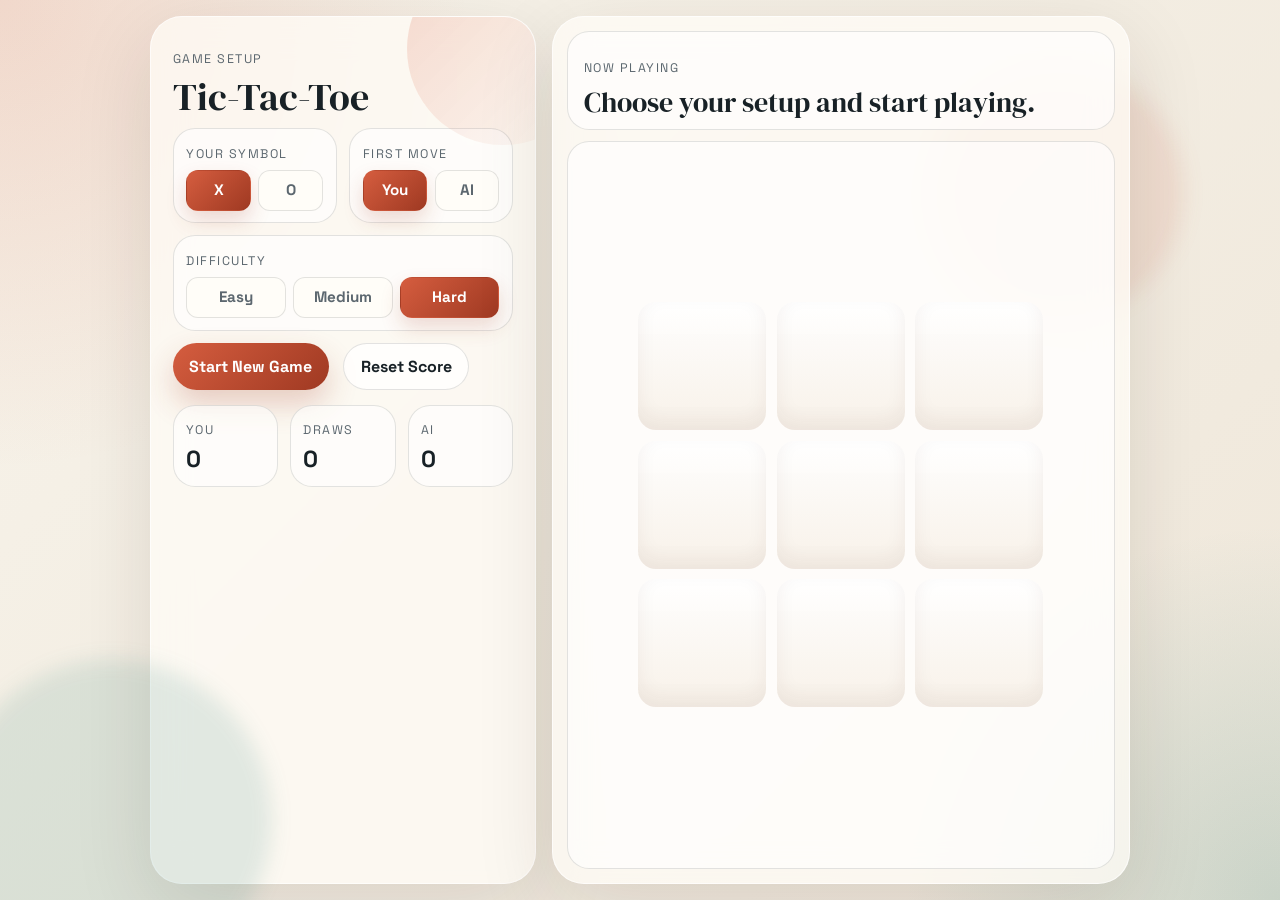
<file: tic-tac-toe-ai/index.html>
<!DOCTYPE html>
<html lang="en">
<head>
  <meta charset="UTF-8">
  <meta name="viewport" content="width=device-width, initial-scale=1.0">
  <title>Tic-Tac-Toe AI</title>
  <link rel="preconnect" href="https://fonts.googleapis.com">
  <link rel="preconnect" href="https://fonts.gstatic.com" crossorigin>
  <link href="https://fonts.googleapis.com/css2?family=Space+Grotesk:wght@400;500;700&family=DM+Serif+Display:ital@0;1&display=swap" rel="stylesheet">
  <link rel="stylesheet" href="styles.css">
</head>
<body>
  <main class="app-shell">
    <section class="hero-panel">
      <p class="eyebrow">Game Setup</p>
      <h1>Tic-Tac-Toe</h1>

      <div class="control-grid">
        <div class="control-card">
          <span class="control-label">Your symbol</span>
          <div id="symbol-picker" class="option-picker" role="group" aria-label="Your symbol">
            <button type="button" class="option-chip active" data-symbol="X">X</button>
            <button type="button" class="option-chip" data-symbol="O">O</button>
          </div>
        </div>

        <div class="control-card">
          <span class="control-label">First move</span>
          <div id="turn-picker" class="option-picker" role="group" aria-label="First move">
            <button type="button" class="option-chip active" data-turn="human">You</button>
            <button type="button" class="option-chip" data-turn="ai">AI</button>
          </div>
        </div>

        <div class="control-card">
          <span class="control-label">Difficulty</span>
          <div id="difficulty-picker" class="difficulty-picker" role="group" aria-label="Difficulty">
            <button type="button" class="difficulty-chip" data-difficulty="easy">Easy</button>
            <button type="button" class="difficulty-chip" data-difficulty="medium">Medium</button>
            <button type="button" class="difficulty-chip active" data-difficulty="hard">Hard</button>
          </div>
        </div>
      </div>

      <div class="action-row">
        <button id="new-game" class="primary-button">Start New Game</button>
        <button id="reset-score" class="ghost-button">Reset Score</button>
      </div>

      <div class="scoreboard" aria-label="Scoreboard">
        <article class="score-card">
          <span class="score-title">You</span>
          <strong id="human-score">0</strong>
        </article>
        <article class="score-card">
          <span class="score-title">Draws</span>
          <strong id="draw-score">0</strong>
        </article>
        <article class="score-card">
          <span class="score-title">AI</span>
          <strong id="ai-score">0</strong>
        </article>
      </div>
    </section>

    <section class="board-panel">
      <div class="status-card">
        <p class="status-label">Now Playing</p>
        <h2 id="status-message">Choose your setup and start playing.</h2>
      </div>

      <div class="board-frame">
        <div id="board" class="board" role="grid" aria-label="Tic-Tac-Toe board">
          <button class="cell" data-index="0" aria-label="Cell 1"></button>
          <button class="cell" data-index="1" aria-label="Cell 2"></button>
          <button class="cell" data-index="2" aria-label="Cell 3"></button>
          <button class="cell" data-index="3" aria-label="Cell 4"></button>
          <button class="cell" data-index="4" aria-label="Cell 5"></button>
          <button class="cell" data-index="5" aria-label="Cell 6"></button>
          <button class="cell" data-index="6" aria-label="Cell 7"></button>
          <button class="cell" data-index="7" aria-label="Cell 8"></button>
          <button class="cell" data-index="8" aria-label="Cell 9"></button>
        </div>
      </div>
    </section>
  </main>

  <script src="script.js"></script>
</body>
</html>
</file>
<file: tic-tac-toe-ai/styles.css>
:root {
  --bg: #f4efe6;
  --panel: rgba(255, 252, 247, 0.72);
  --panel-strong: #fffaf2;
  --text: #182126;
  --muted: #5c676f;
  --accent: #d55d3f;
  --accent-deep: #9f3922;
  --line: rgba(24, 33, 38, 0.12);
  --shadow: 0 24px 80px rgba(39, 25, 16, 0.12);
  --radius-xl: 32px;
  --radius-lg: 22px;
  --radius-md: 16px;
}

* {
  box-sizing: border-box;
}

body {
  margin: 0;
  min-height: 100vh;
  font-family: "Space Grotesk", sans-serif;
  color: var(--text);
  background:
    radial-gradient(circle at top left, rgba(213, 93, 63, 0.18), transparent 30%),
    radial-gradient(circle at bottom right, rgba(34, 122, 117, 0.18), transparent 24%),
    linear-gradient(135deg, #f7f3ea 0%, #efe7da 100%);
}

body::before,
body::after {
  content: "";
  position: fixed;
  inset: auto;
  border-radius: 50%;
  filter: blur(10px);
  pointer-events: none;
}

body::before {
  width: 16rem;
  height: 16rem;
  top: 4rem;
  right: 6rem;
  background: rgba(213, 93, 63, 0.1);
}

body::after {
  width: 20rem;
  height: 20rem;
  bottom: -5rem;
  left: -3rem;
  background: rgba(34, 122, 117, 0.12);
}

.app-shell {
  width: min(980px, calc(100% - 2rem));
  margin: 0 auto;
  min-height: 100vh;
  padding: 1rem 0;
  display: grid;
  grid-template-columns: 0.8fr 1.2fr;
  gap: 1rem;
  align-items: stretch;
}

.hero-panel,
.board-panel {
  position: relative;
  background: var(--panel);
  border: 1px solid rgba(255, 255, 255, 0.65);
  border-radius: var(--radius-xl);
  box-shadow: var(--shadow);
  backdrop-filter: blur(18px);
}

.hero-panel {
  padding: 1.35rem;
  overflow: hidden;
}

.hero-panel::after {
  content: "";
  position: absolute;
  width: 12rem;
  height: 12rem;
  right: -4rem;
  top: -4rem;
  background: linear-gradient(135deg, rgba(213, 93, 63, 0.22), rgba(255, 255, 255, 0));
  border-radius: 50%;
}

.eyebrow,
.status-label,
.control-label,
.score-title {
  text-transform: uppercase;
  letter-spacing: 0.12em;
  font-size: 0.78rem;
  color: var(--muted);
}

h1,
h2 {
  margin: 0;
  font-family: "DM Serif Display", serif;
  font-weight: 400;
  line-height: 0.95;
}

h1 {
  margin: 0.25rem 0 0.8rem;
  font-size: clamp(1.65rem, 3vw, 2.35rem);
  line-height: 0.95;
}

.control-grid {
  display: grid;
  grid-template-columns: repeat(2, minmax(0, 1fr));
  gap: 0.75rem;
}

.control-card:last-child {
  grid-column: 1 / -1;
}

.control-card,
.score-card,
.status-card,
.board-frame {
  background: rgba(255, 255, 255, 0.58);
  border: 1px solid var(--line);
  border-radius: var(--radius-lg);
}

.control-card {
  display: block;
  padding: 0.8rem 0.8rem 0.7rem;
}

.difficulty-picker {
  display: flex;
  gap: 0.45rem;
  margin-top: 0.45rem;
}

.option-picker {
  display: flex;
  gap: 0.45rem;
  margin-top: 0.45rem;
}

.difficulty-chip,
.option-chip {
  flex: 1 1 0;
  min-width: 0;
  border: 1px solid rgba(24, 33, 38, 0.12);
  background: #fffdf8;
  color: var(--muted);
  border-radius: 12px;
  padding: 0.7rem 0.5rem;
  font: inherit;
  font-size: 0.95rem;
  font-weight: 700;
  line-height: 1.1;
  text-align: center;
  white-space: nowrap;
  cursor: pointer;
  box-shadow: none;
}

.difficulty-chip.active,
.option-chip.active {
  background: linear-gradient(135deg, var(--accent), var(--accent-deep));
  color: #fff;
  border-color: transparent;
  box-shadow: 0 10px 20px rgba(159, 57, 34, 0.18);
}

.action-row {
  margin-top: 0.8rem;
  display: flex;
  gap: 0.85rem;
  flex-wrap: wrap;
}

button {
  transition: transform 180ms ease, box-shadow 180ms ease, border-color 180ms ease;
}

button:hover,
button:focus-visible {
  transform: translateY(-1px);
}

.primary-button,
.ghost-button {
  border: none;
  border-radius: 999px;
  padding: 0.75rem 1.05rem;
  font: inherit;
  font-weight: 700;
  cursor: pointer;
}

.primary-button {
  background: linear-gradient(135deg, var(--accent), var(--accent-deep));
  color: white;
  box-shadow: 0 14px 30px rgba(159, 57, 34, 0.24);
}

.ghost-button {
  background: rgba(255, 255, 255, 0.72);
  color: var(--text);
  border: 1px solid var(--line);
}

.scoreboard {
  margin-top: 0.9rem;
  display: grid;
  grid-template-columns: repeat(3, minmax(0, 1fr));
  gap: 0.75rem;
}

.score-card {
  padding: 0.75rem;
}

.score-card strong {
  display: block;
  margin-top: 0.3rem;
  font-size: 1.45rem;
}

.board-panel {
  padding: 0.9rem;
  display: flex;
  flex-direction: column;
  gap: 0.7rem;
}

.status-card {
  padding: 0.95rem 1rem 0.85rem;
}

h2 {
  margin-top: 0.3rem;
  font-size: clamp(1.25rem, 2.2vw, 1.8rem);
}

.board-frame {
  flex: 1;
  display: grid;
  place-items: center;
  padding: 0.75rem;
}

.board {
  width: min(100%, 45vh, 420px);
  aspect-ratio: 1;
  display: grid;
  grid-template-columns: repeat(3, 1fr);
  gap: 0.65rem;
}

.cell {
  border: none;
  border-radius: 18px;
  background: linear-gradient(180deg, rgba(255, 255, 255, 0.9), rgba(247, 240, 231, 0.96));
  color: var(--text);
  font-family: "DM Serif Display", serif;
  font-size: clamp(2rem, 5vw, 3.2rem);
  cursor: pointer;
  box-shadow: inset 0 -8px 20px rgba(64, 38, 27, 0.06);
}

.cell[data-value="X"] {
  color: var(--accent-deep);
}

.cell[data-value="O"] {
  color: #227a75;
}

.cell:disabled {
  cursor: default;
  opacity: 1;
}

.cell:not(:disabled):hover,
.cell:not(:disabled):focus-visible {
  box-shadow:
    inset 0 -8px 20px rgba(64, 38, 27, 0.06),
    0 14px 30px rgba(39, 25, 16, 0.12);
}

.cell.win-cell {
  background: linear-gradient(180deg, rgba(213, 93, 63, 0.16), rgba(34, 122, 117, 0.14));
}

@media (max-width: 900px) {
  .app-shell {
    min-height: auto;
    grid-template-columns: 1fr;
  }

  .hero-panel,
  .board-panel {
    padding: 1.4rem;
  }
}

@media (max-width: 560px) {
  .app-shell {
    width: min(100% - 1rem, 100%);
    min-height: auto;
    padding-top: 0.75rem;
  }

  .control-grid,
  .scoreboard {
    grid-template-columns: 1fr;
  }

  .difficulty-picker {
    flex-direction: column;
  }

  .option-picker {
    flex-direction: column;
  }

  .action-row {
    flex-direction: column;
  }

  .primary-button,
  .ghost-button {
    width: 100%;
  }

  .board {
    width: min(100%, 78vw);
    gap: 0.65rem;
  }

  .cell {
    border-radius: 18px;
  }
}
</file>
